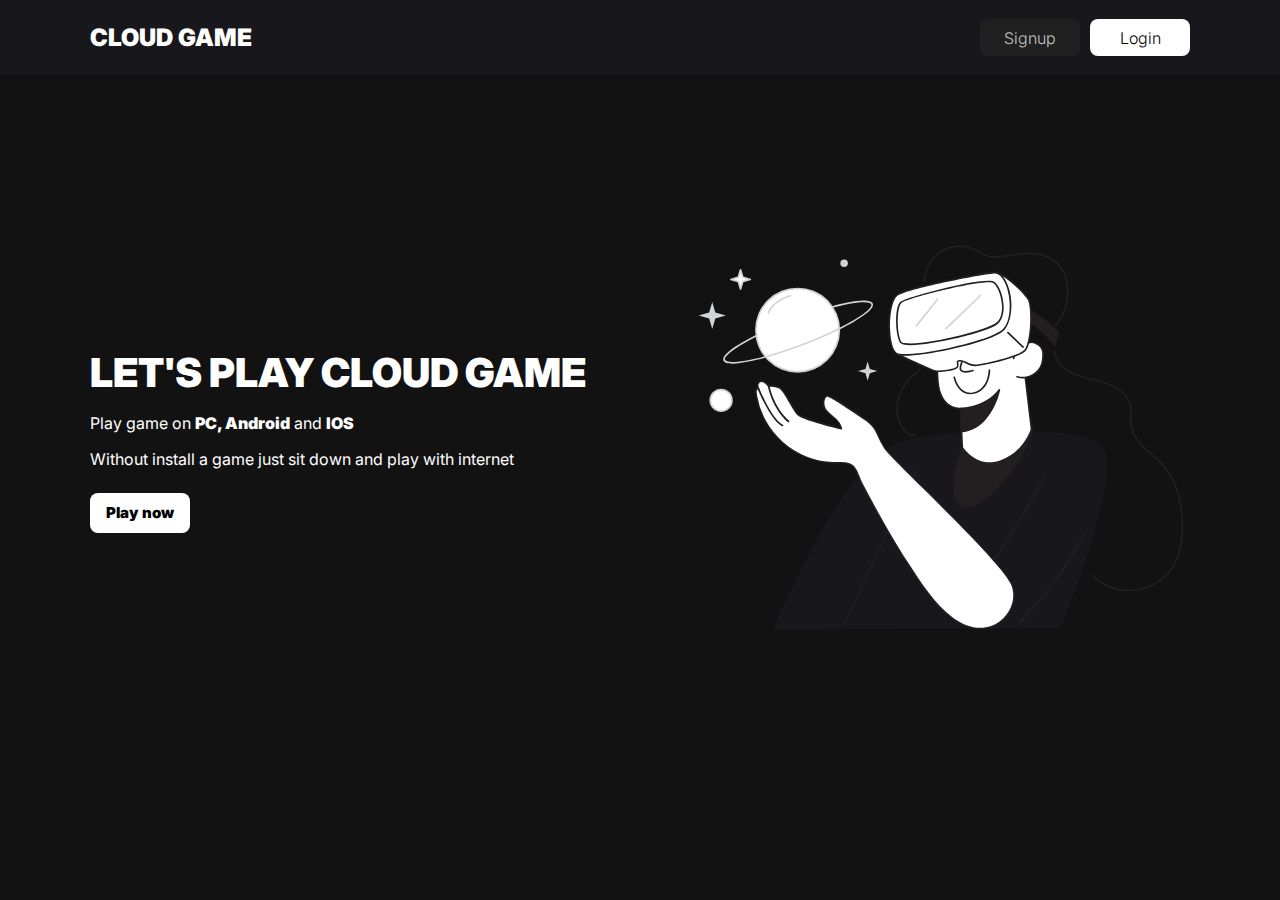
<file: index.html>
<!DOCTYPE html>
<html lang="en">
  <head>
    <meta charset="UTF-8" />
    <meta name="viewport" content="width=device-width, initial-scale=1.0" />
    <title>Cloud Game</title>

    <!-- ======= - Links Rel - ======= -->
    <!-- ========== style ========== -->
    <link rel="stylesheet" href="assets/style.css" />
    <!-- ========== web icon ========== -->
    <link rel="shortcut icon" href="assets/img/vr-flatline.svg" type="image/x-icon" />
  </head>
  <body>
    <div class="pre__loader" id="pre__loader"></div>
    <!-- header start -->
    <header>
      <div class="header__logo"><a href="#" class="header__logo">CLOUD GAME</a></div>
      <div class="header__navigation">
        <a class="btn__register" onclick="location.href = 'register.html'">Signup</a>
        <a class="btn__login" onclick="location.href = 'login.html'">Login</a>
      </div>
    </header>
    <!-- header end -->

    <!-- main section start -->
    <main>
      <div class="main__container">
        <div class="main__left">
          <h1 class="main__title">LET'S PLAY CLOUD GAME</h1>
          <p>Play game on <span>PC, Android</span> and <span>IOS</span></p>
          <p>Without install a game just sit down and play with internet</p>

          <div class="btn__cta">
            <a onclick="location.href = 'register.html'">Play now</a>
          </div>
        </div>
        <div class="main__right">
          <img src="assets/img/vr-flatline.svg" alt="Login" />
        </div>
      </div>
    </main>
    <!-- main section end -->
  </body>
</html>
</file>
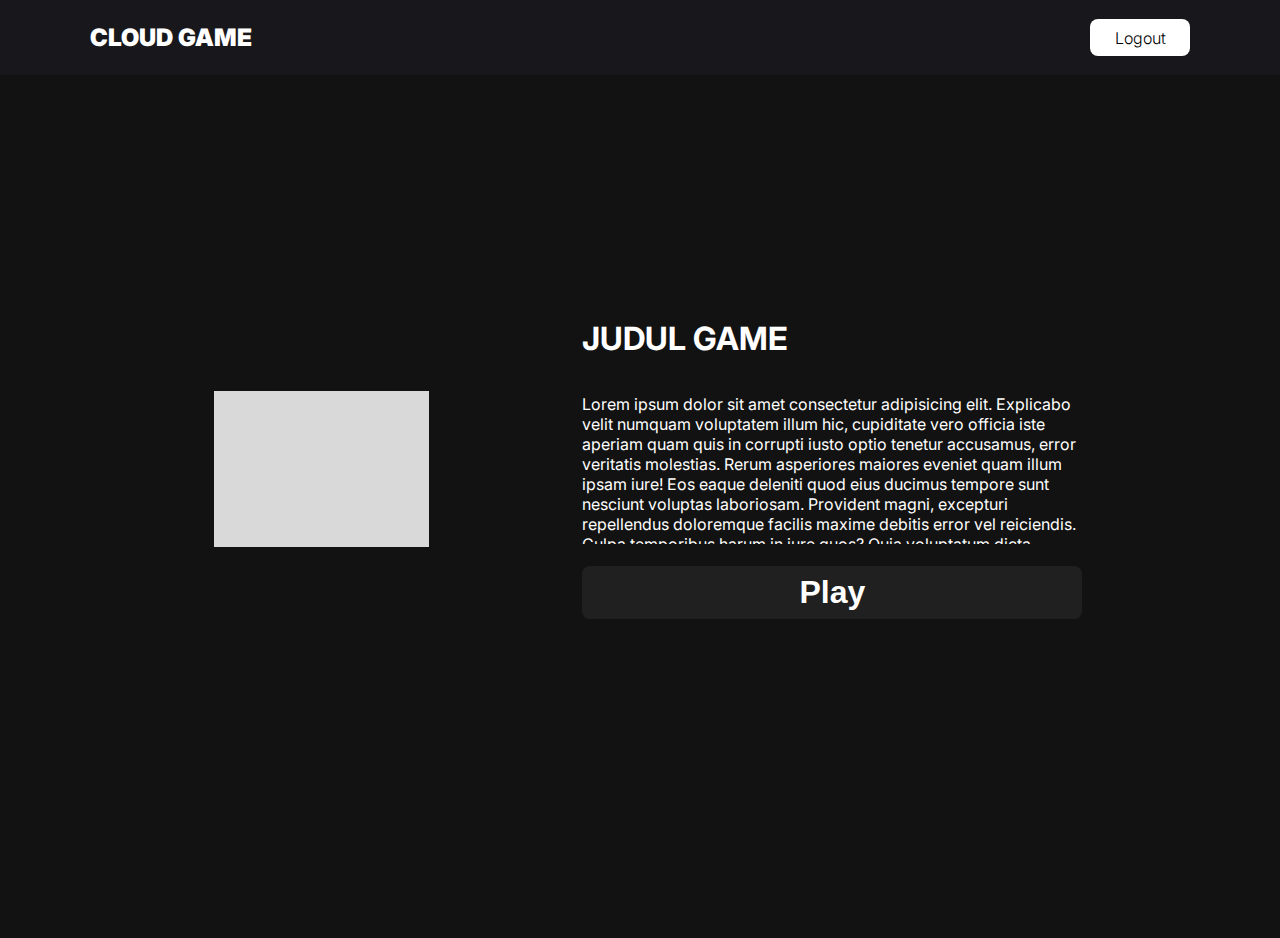
<file: detail.html>
<!DOCTYPE html>
<html lang="en">
  <head>
    <meta charset="UTF-8" />
    <meta name="viewport" content="width=device-width, initial-scale=1.0" />
    <title>Cloud Game</title>

    <!-- ======= - Links Rel - ======= -->
    <!-- ========== style ========== -->
    <link rel="stylesheet" href="assets/style.css" />
    <!-- ========== web icon ========== -->
    <link rel="shortcut icon" href="assets/img/vr-flatline.svg" type="image/x-icon" />
  </head>
  <body>
    <!-- header start -->
    <header>
      <div class="header__logo"><a href="#" class="header__logo">CLOUD GAME</a></div>
      <div class="header__navigation">
        <a class="btn__logout" href="http://localhost/logout.html">Logout</a>
      </div>
    </header>
    <!-- header end -->

    <!-- main section start -->
    <main>
      <div class="gamedetail__container">
        <div class="gamedetail__left">
          <img src="assets/img/background.png" alt="Login" />
        </div>

        <div class="gamedetail__right">
          <h1 class="gamedetail__title">JUDUL GAME</h1>
          <p>
            Lorem ipsum dolor sit amet consectetur adipisicing elit. Explicabo velit numquam voluptatem illum hic, cupiditate vero officia iste aperiam quam quis in corrupti iusto optio tenetur accusamus, error veritatis molestias. Rerum
            asperiores maiores eveniet quam illum ipsam iure! Eos eaque deleniti quod eius ducimus tempore sunt nesciunt voluptas laboriosam. Provident magni, excepturi repellendus doloremque facilis maxime debitis error vel reiciendis.
            Culpa temporibus harum in iure quos? Quia voluptatum dicta reprehenderit incidunt est optio suscipit blanditiis architecto laudantium, cumque rerum minus non iste? Quod impedit in adipisci deserunt, maiores consectetur
            praesentium! Nesciunt ipsum eius vel corporis commodi architecto cumque earum perspiciatis ea aspernatur! Nostrum est consequatur aperiam qui aut, quaerat enim illum vel, a soluta cupiditate deleniti voluptate, voluptatem hic
            ratione.
          </p>

          <button class="btn__play" href="http://localhost/play.html" onclick="fs()">Play</button>
        </div>
      </div>
    </main>
    <!-- main section end -->

    <!-- javascript logic -->
    <script type="text/javascript">
      function fs() {
        var elem = document.documentElement;
        if (elem.requestFullscreen) {
          elem.requestFullscreen();
        } else if (elem.msRequestFullscreen) {
          elem.msRequestFullscreen();
        } else if (elem.mozRequestFullScreen) {
          elem.mozRequestFullScreen();
        } else if (elem.webkitRequestFullscreen) {
          elem.webkitRequestFullscreen();
        }
        document.getElementById("body").style.cursor = "none";
        document.onkeydown = function (e) {
          return false;
        };
        document.addEventListener("keydown", (e) => {
          if (e.key == "F11") e.preventDefault();
        });
      }
    </script>
  </body>
</html>
</file>
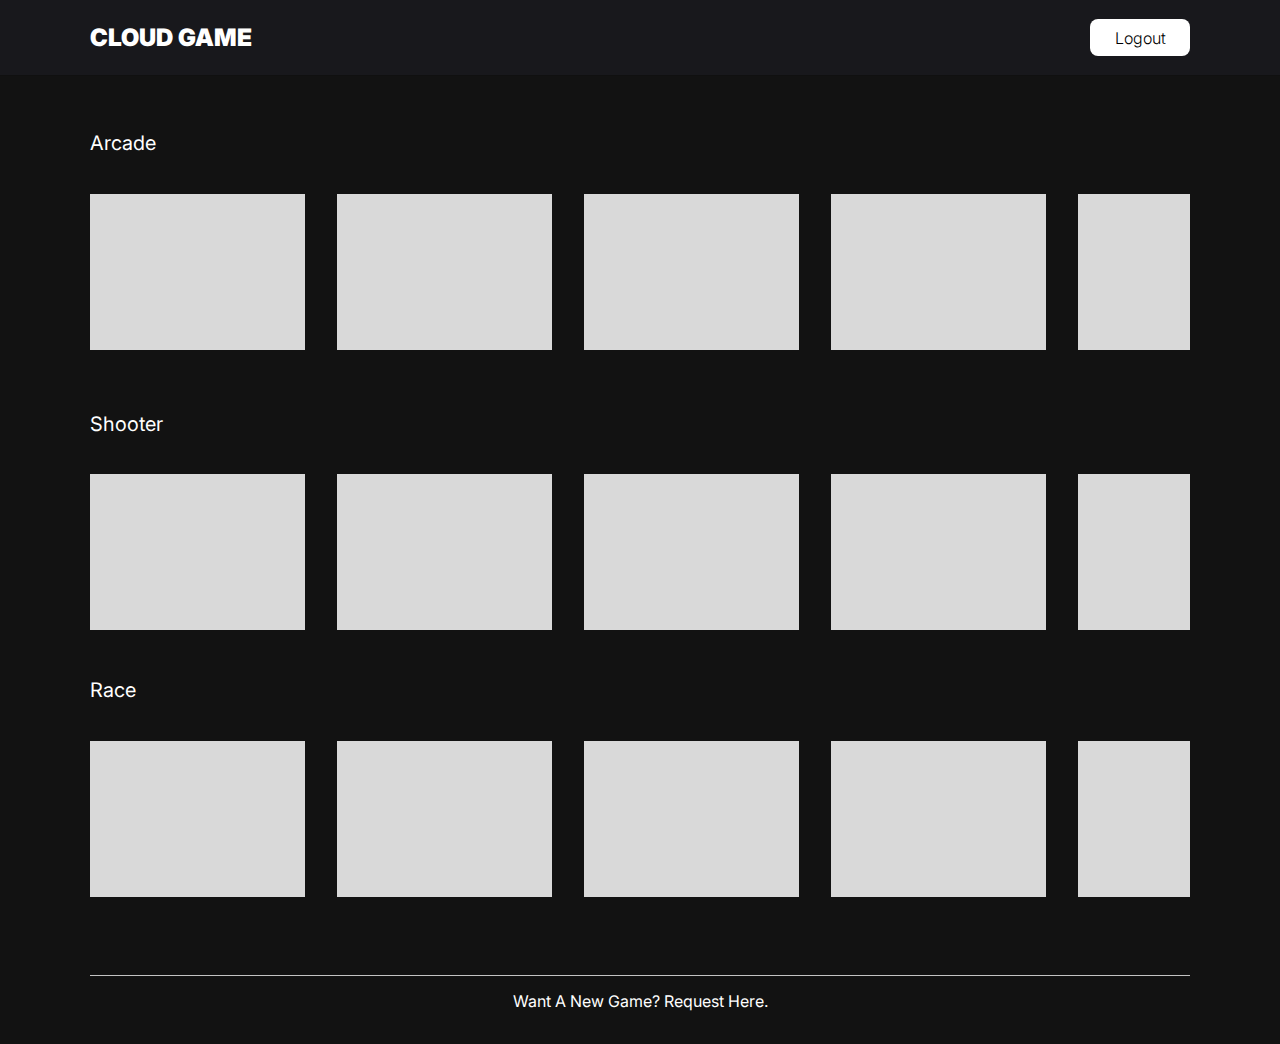
<file: home.html>
<!DOCTYPE html>
<html lang="en">
  <head>
    <meta charset="UTF-8" />
    <meta name="viewport" content="width=device-width, initial-scale=1.0" />
    <title>Cloud Game</title>

    <!-- ======= - Links Rel - ======= -->
    <!-- ========== style ========== -->
    <link rel="stylesheet" href="assets/style.css" />
    <link rel="stylesheet" href="https://cdn.jsdelivr.net/npm/bootstrap-icons@1.11.3/font/bootstrap-icons.min.css" />
    <!-- ========== web icon ========== -->
    <link rel="shortcut icon" href="assets/img/vr-flatline.svg" type="image/x-icon" />
  </head>
  <body>
    <!-- header start -->
    <header>
      <div class="header__logo"><a href="#" class="header__logo">CLOUD GAME</a></div>
      <div class="header__navigation">
        <a class="btn__logout" href="http://localhost/logout.php">Logout</a>
      </div>
    </header>
    <!-- header end -->

    <!-- main section start -->
    <main>
      <div class="game__container">
        <span class="game__category">Arcade</span>
        <div class="slider__container" id="slider__container">
          <div class="slider__list">
            <div class="slider__image">
              <img src="assets/img/background.png" alt="" onclick="location.href = 'detail.html'" />
            </div>
            <div class="slider__image">
              <img src="assets/img/background.png" alt="" onclick="location.href = 'detail.html'" />
            </div>
            <div class="slider__image">
              <img src="assets/img/background.png" alt="" onclick="location.href = 'detail.html'" />
            </div>
            <div class="slider__image">
              <img src="assets/img/background.png" alt="" onclick="location.href = 'detail.html'" />
            </div>
            <div class="slider__image">
              <img src="assets/img/background.png" alt="" onclick="location.href = 'detail.html'" />
            </div>
            <div class="slider__image">
              <img src="assets/img/background.png" alt="" onclick="location.href = 'detail.html'" />
            </div>
            <div class="slider__image">
              <img src="assets/img/background.png" alt="" onclick="location.href = 'detail.html'" />
            </div>
            <div class="slider__image">
              <img src="assets/img/background.png" alt="" onclick="location.href = 'detail.html'" />
            </div>
            <div class="slider__image">
              <img src="assets/img/background.png" alt="" onclick="location.href = 'detail.html'" />
            </div>
            <div class="slider__image">
              <img src="assets/img/background.png" alt="" onclick="location.href = 'detail.html'" />
            </div>
            <div class="slider__image">
              <img src="assets/img/background.png" alt="" onclick="location.href = 'detail.html'" />
            </div>
            <div class="slider__image">
              <img src="assets/img/background.png" alt="" onclick="location.href = 'detail.html'" />
            </div>
            <div class="slider__image">
              <img src="assets/img/background.png" alt="" onclick="location.href = 'detail.html'" />
            </div>
            <div class="slider__image">
              <img src="assets/img/background.png" alt="" onclick="location.href = 'detail.html'" />
            </div>
            <div class="slider__image">
              <img src="assets/img/background.png" alt="" onclick="location.href = 'detail.html'" />
            </div>
            <div class="slider__image">
              <img src="assets/img/background.png" alt="" onclick="location.href = 'detail.html'" />
            </div>
            <div class="slider__image">
              <img src="assets/img/background.png" alt="" onclick="location.href = 'detail.html'" />
            </div>
            <div class="slider__image">
              <img src="assets/img/background.png" alt="" onclick="location.href = 'detail.html'" />
            </div>
            <div class="slider__image">
              <img src="assets/img/background.png" alt="" onclick="location.href = 'detail.html'" />
            </div>
            <div class="slider__image">
              <img src="assets/img/background.png" alt="" onclick="location.href = 'detail.html'" />
            </div>
          </div>
        </div>
      </div>
      <div class="game__container">
        <span class="game__category">Shooter</span>
        <div class="slider__container" id="slider__container">
          <div class="slider__list">
            <div class="slider__image">
              <img src="assets/img/background.png" alt="" onclick="location.href = 'detail.html'" />
            </div>
            <div class="slider__image">
              <img src="assets/img/background.png" alt="" onclick="location.href = 'detail.html'" />
            </div>
            <div class="slider__image">
              <img src="assets/img/background.png" alt="" onclick="location.href = 'detail.html'" />
            </div>
            <div class="slider__image">
              <img src="assets/img/background.png" alt="" onclick="location.href = 'detail.html'" />
            </div>
            <div class="slider__image">
              <img src="assets/img/background.png" alt="" onclick="location.href = 'detail.html'" />
            </div>
            <div class="slider__image">
              <img src="assets/img/background.png" alt="" onclick="location.href = 'detail.html'" />
            </div>
            <div class="slider__image">
              <img src="assets/img/background.png" alt="" onclick="location.href = 'detail.html'" />
            </div>
            <div class="slider__image">
              <img src="assets/img/background.png" alt="" onclick="location.href = 'detail.html'" />
            </div>
            <div class="slider__image">
              <img src="assets/img/background.png" alt="" onclick="location.href = 'detail.html'" />
            </div>
            <div class="slider__image">
              <img src="assets/img/background.png" alt="" onclick="location.href = 'detail.html'" />
            </div>
            <div class="slider__image">
              <img src="assets/img/background.png" alt="" onclick="location.href = 'detail.html'" />
            </div>
            <div class="slider__image">
              <img src="assets/img/background.png" alt="" onclick="location.href = 'detail.html'" />
            </div>
            <div class="slider__image">
              <img src="assets/img/background.png" alt="" onclick="location.href = 'detail.html'" />
            </div>
            <div class="slider__image">
              <img src="assets/img/background.png" alt="" onclick="location.href = 'detail.html'" />
            </div>
            <div class="slider__image">
              <img src="assets/img/background.png" alt="" onclick="location.href = 'detail.html'" />
            </div>
            <div class="slider__image">
              <img src="assets/img/background.png" alt="" onclick="location.href = 'detail.html'" />
            </div>
            <div class="slider__image">
              <img src="assets/img/background.png" alt="" onclick="location.href = 'detail.html'" />
            </div>
            <div class="slider__image">
              <img src="assets/img/background.png" alt="" onclick="location.href = 'detail.html'" />
            </div>
            <div class="slider__image">
              <img src="assets/img/background.png" alt="" onclick="location.href = 'detail.html'" />
            </div>
            <div class="slider__image">
              <img src="assets/img/background.png" alt="" onclick="location.href = 'detail.html'" />
            </div>
          </div>
        </div>
      </div>
      <div class="game__container">
        <span class="game__category">Race</span>
        <div class="slider__container" id="slider__container">
          <div class="slider__list">
            <div class="slider__image">
              <img src="assets/img/background.png" alt="" onclick="location.href = 'detail.html'" />
            </div>
            <div class="slider__image">
              <img src="assets/img/background.png" alt="" onclick="location.href = 'detail.html'" />
            </div>
            <div class="slider__image">
              <img src="assets/img/background.png" alt="" onclick="location.href = 'detail.html'" />
            </div>
            <div class="slider__image">
              <img src="assets/img/background.png" alt="" onclick="location.href = 'detail.html'" />
            </div>
            <div class="slider__image">
              <img src="assets/img/background.png" alt="" onclick="location.href = 'detail.html'" />
            </div>
            <div class="slider__image">
              <img src="assets/img/background.png" alt="" onclick="location.href = 'detail.html'" />
            </div>
            <div class="slider__image">
              <img src="assets/img/background.png" alt="" onclick="location.href = 'detail.html'" />
            </div>
            <div class="slider__image">
              <img src="assets/img/background.png" alt="" onclick="location.href = 'detail.html'" />
            </div>
            <div class="slider__image">
              <img src="assets/img/background.png" alt="" onclick="location.href = 'detail.html'" />
            </div>
            <div class="slider__image">
              <img src="assets/img/background.png" alt="" onclick="location.href = 'detail.html'" />
            </div>
            <div class="slider__image">
              <img src="assets/img/background.png" alt="" onclick="location.href = 'detail.html'" />
            </div>
            <div class="slider__image">
              <img src="assets/img/background.png" alt="" onclick="location.href = 'detail.html'" />
            </div>
            <div class="slider__image">
              <img src="assets/img/background.png" alt="" onclick="location.href = 'detail.html'" />
            </div>
            <div class="slider__image">
              <img src="assets/img/background.png" alt="" onclick="location.href = 'detail.html'" />
            </div>
            <div class="slider__image">
              <img src="assets/img/background.png" alt="" onclick="location.href = 'detail.html'" />
            </div>
            <div class="slider__image">
              <img src="assets/img/background.png" alt="" onclick="location.href = 'detail.html'" />
            </div>
            <div class="slider__image">
              <img src="assets/img/background.png" alt="" onclick="location.href = 'detail.html'" />
            </div>
            <div class="slider__image">
              <img src="assets/img/background.png" alt="" onclick="location.href = 'detail.html'" />
            </div>
            <div class="slider__image">
              <img src="assets/img/background.png" alt="" onclick="location.href = 'detail.html'" />
            </div>
            <div class="slider__image">
              <img src="assets/img/background.png" alt="" onclick="location.href = 'detail.html'" />
            </div>
          </div>
        </div>
      </div>
    </main>
    <!-- main section end -->

    <!-- request game start -->
    <main>
      <div class="request__container">
        <span onclick="RequestSPawn()">Want A New Game? Request Here.</span>
      </div>

      <div id="request__box" style="display: none">
        <form class="request__box" action="" method="POST" enctype="multipart/form-data">
          <label for="game__title">Game Name : </label>
          <input type="text" name="title" class="game__title" id="game__title" placeholder="E.g., Mario, Snake..." required />
          <label for="game__categ">Category : </label>
          <select name="category" id="game__categ" class="game__categ" required>
            <option value="Arcade">Arcade</option>
            <option value="Shooter">Shooter</option>
            <option value="Race">Race</option>
          </select>
          <label for="game__desc">Description : </label>
          <textarea name="description" id="description" cols="30" rows="10" placeholder="Describe the game that you want to publish in our site..." required></textarea>
          <button type="submit">Submit</button>
        </form>
      </div>
    </main>
    <!-- request game end -->
  </body>
  <script src="assets/script.js" type="text/javascript"></script>
</html>
</file>
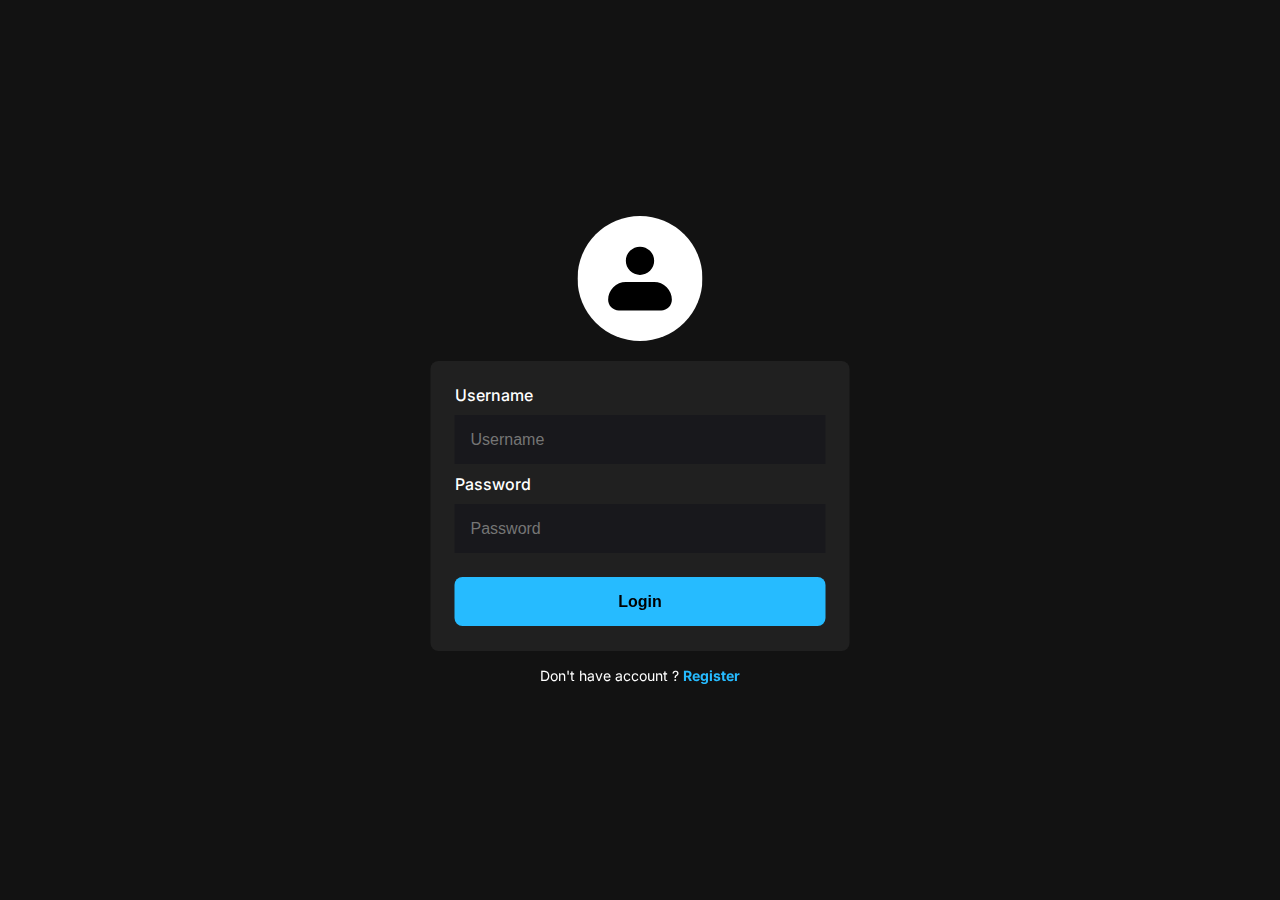
<file: login.html>
<!DOCTYPE html>
<html lang="en">
  <head>
    <meta charset="UTF-8" />
    <meta name="viewport" content="width=device-width, initial-scale=1.0" />
    <title>Cloud Game</title>

    <!-- ======= - Links Rel - ======= -->
    <!-- ========== style ========== -->
    <link rel="stylesheet" href="assets/style.css" />
    <!-- ========== web icon ========== -->
    <link rel="shortcut icon" href="assets/img/vr-flatline.svg" type="image/x-icon" />
  </head>
  <body>
    <!-- login / register section start -->
    <section>
      <div class="login__container">
        <img src="assets/img/iconamoon_profile-fill.svg" alt="Avatar" class="login__avatar" />
        <form action="https://localhost/login.html" method="POST">
          <div class="login__box">
            <div class="login__creds">
              <label for="username">Username</label>
              <input type="username" name="username" placeholder="Username" required />
              <label for="password">Password</label>
              <input type="password" name="password" placeholder="Password" required />
              <button type="submit">Login</button>
            </div>
          </div>
        </form>
        <p class="login__cta">Don't have account ? <a onclick="location.href = 'register.html'"> Register</a></p>
      </div>
    </section>
    <!-- login / register section end -->
  </body>
</html>
</file>
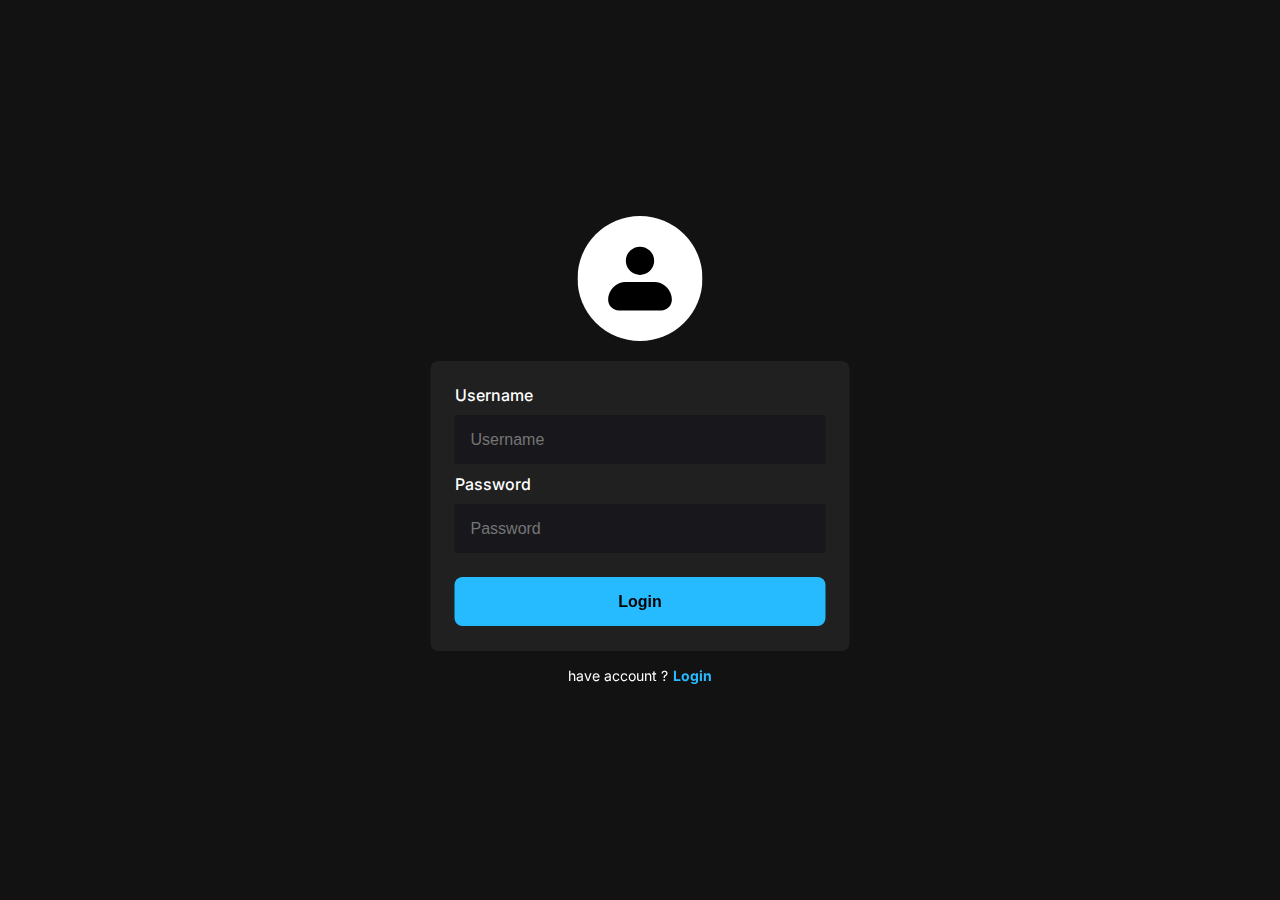
<file: register.html>
<!DOCTYPE html>
<html lang="en">
  <head>
    <meta charset="UTF-8" />
    <meta name="viewport" content="width=device-width, initial-scale=1.0" />
    <title>Cloud Game</title>

    <!-- ======= - Links Rel - ======= -->
    <!-- ========== style ========== -->
    <link rel="stylesheet" href="assets/style.css" />
    <!-- ========== web icon ========== -->
    <link rel="shortcut icon" href="assets/img/vr-flatline.svg" type="image/x-icon" />
  </head>
  <body>
    <!-- login / register section start -->
    <section>
      <div class="login__container">
        <img src="assets/img/iconamoon_profile-fill.svg" alt="Avatar" class="login__avatar" />
        <form action="https://localhost/register.html" method="POST">
          <div class="login__box">
            <div class="login__creds">
              <label for="username">Username</label>
              <input type="username" name="username" placeholder="Username" required />
              <label for="password">Password</label>
              <input type="password" name="password" placeholder="Password" required />
              <button type="submit">Login</button>
            </div>
          </div>
        </form>
        <p class="login__cta">have account ? <a onclick="location.href = 'login.html'"> Login</a></p>
      </div>
    </section>
    <!-- login / register section end -->
  </body>
</html>
</file>
<file: assets/style.css>
/* ========== Google Font ========== */
@import url("https://fonts.googleapis.com/css2?family=Inter:wght@400;500;600;700;800;900&display=swap");
/* ========== bootstrap icon ========== */
@import url("https://cdn.jsdelivr.net/npm/bootstrap-icons@1.11.3/font/bootstrap-icons.min.css");

/* ========== GLobal & Variable ========== */

:root {
  --color-primary: #fff;
  --color-secondary: #202020;
  --color-background: #121212;
  --color-header: #18181c;
  --color-game: #d9d9d9;
  --color-blue: #26bbff;
  --color-dumb: #c3c3c3;
  --color-dumbb: #000;
}

* {
  margin: 0;
  padding: 0;
  box-sizing: border-box;
  outline: none;
  border: none;
  text-decoration: none;
}

html,
body {
  font-family: "Inter", sans-serif;
  background-color: var(--color-background);
  color: var(--color-primary);
  scroll-behavior: smooth;
}

::-webkit-scrollbar {
  width: 10px;
  border-radius: 25px;
}
::-webkit-scrollbar-track {
  background: var(--color-dumbb);
}
::-webkit-scrollbar-thumb {
  background: var(--color-header);
  border-radius: 30px;
}
::-webkit-scrollbar-thumb:hover {
  background: var(--color-secondary);
}

/* ========== header / navbar start ========== */
header {
  position: absolute;
  top: 0;
  left: 0;
  right: 0;
  padding: 1.2rem 7%;
  background-color: var(--color-header);
  display: flex;
  justify-content: space-between;
  align-items: center;
  border-bottom: 1px solid #101010;
}

.header__logo {
  color: var(--color-primary);
  font-weight: 900;
  font-size: x-large;
}

.header__navigation {
  display: flex;
}

.btn__register {
  display: flex;
  align-items: center;
  justify-content: center;
  margin-right: 10px;
  color: var(--color-dumb);
  background-color: var(--color-secondary);
  width: 100px;
  height: 37px;
  border-radius: 8px;
  font-weight: 300;
  transition: 0.3s;
  cursor: pointer;
}

.btn__register:hover {
  background-color: var(--color-primary);
  color: var(--color-dumbb);
}

.btn__login,
.btn__logout {
  display: flex;
  align-items: center;
  justify-content: center;
  color: var(--color-dumbb);
  background-color: var(--color-primary);
  width: 100px;
  height: 37px;
  border-radius: 8px;
  font-weight: 300;
  transition: 0.3s;
  cursor: pointer;
}

.btn__login:hover,
.btn__logout:hover {
  background-color: var(--color-secondary);
  color: var(--color-dumb);
}

/* ========== header / navbar end ========== */

/* =========== main section start ========== */
main {
  padding: 1.2rem 7%;
}

.main__container {
  padding: 2rem 0 0 0;
  min-height: 90vh;
  display: flex;
  justify-content: space-between;
  align-items: center;
}

.main__left {
  display: block;
  justify-content: center;
}

.main__title {
  font-weight: 900;
  font-size: 40px;
  margin-bottom: 1rem;
}

.main__left p {
  margin-bottom: 1rem;
}

.main__left span {
  font-weight: 900;
}

.btn__cta {
  display: flex;
  align-items: center;
  justify-content: center;
  background-color: var(--color-primary);
  width: 100px;
  height: 40px;
  border-radius: 8px;
  margin-top: 1.5rem;
  cursor: pointer;
}

.btn__cta a {
  font-weight: 900;
  font-size: 15px;
  color: var(--color-dumbb);
}

.main__right {
  display: inline-block;
  width: auto;
  height: auto;
}

.main__right img {
  width: 500px;
  height: 500px;
  object-fit: cover;
}
/* =========== main section end ========== */

/* ========== login / register section start ========== */
section {
  position: fixed;
  top: 50%;
  left: 50%;
  transform: translate(-50%, -50%);
}

.login__container {
  text-align: center;
}

.login__avatar {
  padding: 20px;
  background-color: var(--color-primary);
  width: 125px;
  height: auto;
  border-radius: 50%;
  object-fit: cover;
  margin-bottom: 1rem;
}

.login__box {
  background-color: var(--color-secondary);
  border-radius: 8px;
  width: 419px;
  height: 290px;
  text-align: start;
}

.login__creds {
  padding: 1.5rem 1.5rem 0;
}

.login__creds input,
.login__creds button {
  display: block;
}

.login__creds label {
  font-weight: 500;
  font-size: 16px;
  margin-bottom: 10px;
}

.login__creds input[type="username"],
.login__creds input[type="password"] {
  width: 100%;
  height: 49px;
  background-color: var(--color-header);
  color: var(--color-primary);
  font-weight: 300;
  font-size: medium;
  text-align: start;
  padding: 0 1rem;
  margin: 10px 0;
}

.login__creds button {
  width: 100%;
  height: 49px;
  background-color: var(--color-blue);
  color: var(--color-dumbb);
  border-radius: 8px;
  font-size: medium;
  font-weight: bold;
  margin: 1.5rem 0;
  cursor: pointer;
}

.login__cta {
  display: flex;
  justify-content: center;
  text-align: center;
  margin-top: 1rem;
  font-weight: 400;
  font-size: 14px;
}

.login__cta a {
  display: flex;
  justify-content: center;
  text-align: center;
  color: var(--color-blue);
  margin-left: 0.3rem;
  font-weight: bold;
}
/* ========== login / register section end ========== */

/* ========== detail section start ========== */
.gamedetail__container {
  padding: 2rem 5%;
  min-height: 100vh;
  display: flex;
  justify-content: space-around;
  align-items: center;
}

.gamedetail__left {
  display: flex;
  justify-content: center;
  align-items: center;
  max-width: 500px;
  max-height: 300px;
}

.gamedetail__left img {
  width: auto;
  height: auto;
  object-fit: cover;
}

.gamedetail__right {
  position: relative;
  height: 300px;
  width: 500px;
  padding: 1rem;
  display: flex;
  flex-direction: column;
  justify-content: center;
}

.gamedetail__title {
  position: absolute;
  top: 0;
  font-weight: bold;
  font-size: 32px;
  text-align: center;
}

.gamedetail__right p {
  width: 500px;
  height: 150px;
  overflow-y: auto;
}

.btn__play {
  position: absolute;
  bottom: 0;
  width: 100%;
  background-color: var(--color-secondary);
  color: var(--color-primary);
  font-weight: bold;
  font-size: 32px;
  border-radius: 8px;
  padding: 0.5rem;
  cursor: pointer;
}
/* ========== detail section end ========== */

/* ========== home dashboard section end ========== */
.game__container {
  padding: 7rem 0 1.4rem;
  width: 100%;
  position: static;
}

.game__category {
  font-weight: 400;
  font-size: 20px;
}

.slider__container {
  max-width: 100%;
  overflow: auto;
  margin: 1.4rem auto 1rem;
  scroll-behavior: smooth;
  scroll-snap-type: both;
}

.slider__container::-webkit-scrollbar {
  display: none;
}

.slider__list {
  display: flex;
  width: max-content;
  align-items: center;
}

.slider__image {
  background-color: var(--color-game);
  overflow: hidden;
  transition: 0.5s;
  scroll-snap-align: start;
  margin: 1rem;
  width: 215px;
  height: 156px;
}

.slider__image img {
  width: 100%;
  height: 100%;
  object-fit: cover;
  cursor: pointer;
  transition: transform 0.3s ease;
}

.slider__image img:hover {
  transform: scale(1.1);
}

.game__container:not(:nth-child(1)) {
  padding: 0.5rem 0;
}

.request__container {
  height: 50px;
  border-top: 1px solid var(--color-dumb);
  display: flex;
  justify-content: center;
  align-items: center;
}

.request__container span {
  color: var(--color-primary);
  cursor: pointer;
}

.request__box {
  border-top: 1px solid var(--color-primary);
  padding: 2rem 3%;
  width: 100%;
  display: flex;
  flex-direction: column;
}

.request__box label {
  font-weight: 300;
  margin: 0.8rem 0;
}

.game__title,
.request__box select,
.request__box textarea {
  padding: 10px 20px;
  border: none;
  outline: none;
  background-color: transparent;
  color: var(--color-primary);
  border-bottom: 1px solid rgba(255, 255, 255, 0.5);
  border-left: 1px solid rgba(255, 255, 255, 0.5);
  font-weight: bold;
  font-size: 12px;
  letter-spacing: 1.5px;
}

.request__box textarea {
  resize: none;
}

.request__box select option {
  background-color: var(--color-background);
  color: var(--color-primary);
  font-size: 15px;
}

.request__box button {
  padding: 10px 20px;
  margin: 1rem 0;
  border: none;
  outline: none;
  background-color: transparent;
  color: var(--color-primary);
  border: 1px solid rgba(255, 255, 255, 0.5);
  font-weight: bold;
  font-size: 12px;
  letter-spacing: 1.5px;
  border-radius: 5px;
  cursor: pointer;
}
/* ========== home dashboard section end ========== */

/* ========== media queries ========== */
/* laptop */
@media only screen and (max-width: 1024px) {
  html {
    font-size: 75%;
  }
}

/* tablet */
@media only screen and (max-width: 1024px) and (min-width: 768px) {
  html {
    font-size: 62.5%;
  }

  .main__right img {
    width: 300px;
    height: 300px;
  }
}

/* handphone */
@media only screen and (max-width: 767px) {
  html {
    font-size: 60%;
  }

  .header__logo {
    width: 100%;
    margin: 0.3rem 0;
    text-decoration: underline;
    display: flex;
    justify-content: flex-start;
    align-items: center;
    text-align: center;
  }

  .btn__register {
    display: none;
  }

  .btn__login,
  .btn__logout {
    width: 70px;
    height: 37px;
    font-weight: bold;
    font-size: 10px;
  }

  .main__container {
    display: block;
    padding-top: 15rem;
  }

  .main__left {
    display: block;
    justify-content: center;
    text-align: center;
    align-items: center;
  }

  .main__left p {
    font-size: 13px;
  }

  .btn__cta {
    width: 100%;
    display: flex;
    justify-content: center;
    text-align: center;
    align-items: center;
  }

  .main__right {
    margin-top: 1.5rem;
    display: flex;
    justify-content: center;
    align-items: center;
    animation: animation 3s infinite alternate ease-in-out;
  }

  .main__right img {
    width: 225px;
    height: 225px;
  }

  @keyframes animation {
    0% {
      transform: translateY(0);
    }
    100% {
      transform: translateY(20px);
    }
  }

  .login__avatar {
    width: 115px;
    height: 115px;
  }

  .login__container {
    display: block;
    flex-direction: column;
    overflow: hidden;
  }

  .login__box {
    width: 250px;
    height: 275px;
    padding: 0.2rem;
  }

  .login__creds input[type="username"],
  .login__creds input[type="password"],
  .login__creds button {
    width: 100%;
    height: 49px;
  }

  .gamedetail__container {
    display: flex;
    justify-content: space-evenly;
    align-items: center;
    flex-direction: column;
    padding: 5rem 0;
  }

  .gamedetail__left {
    max-width: 100%;
    max-height: 300px;
  }

  .gamedetail__right,
  .gamedetail__right p {
    width: 100%;
    margin: 0 auto;
    padding: 0;
  }

  .btn__play {
    width: 100%;
    margin: 0 auto;
    padding: 1.1rem;
  }
}
</file>
